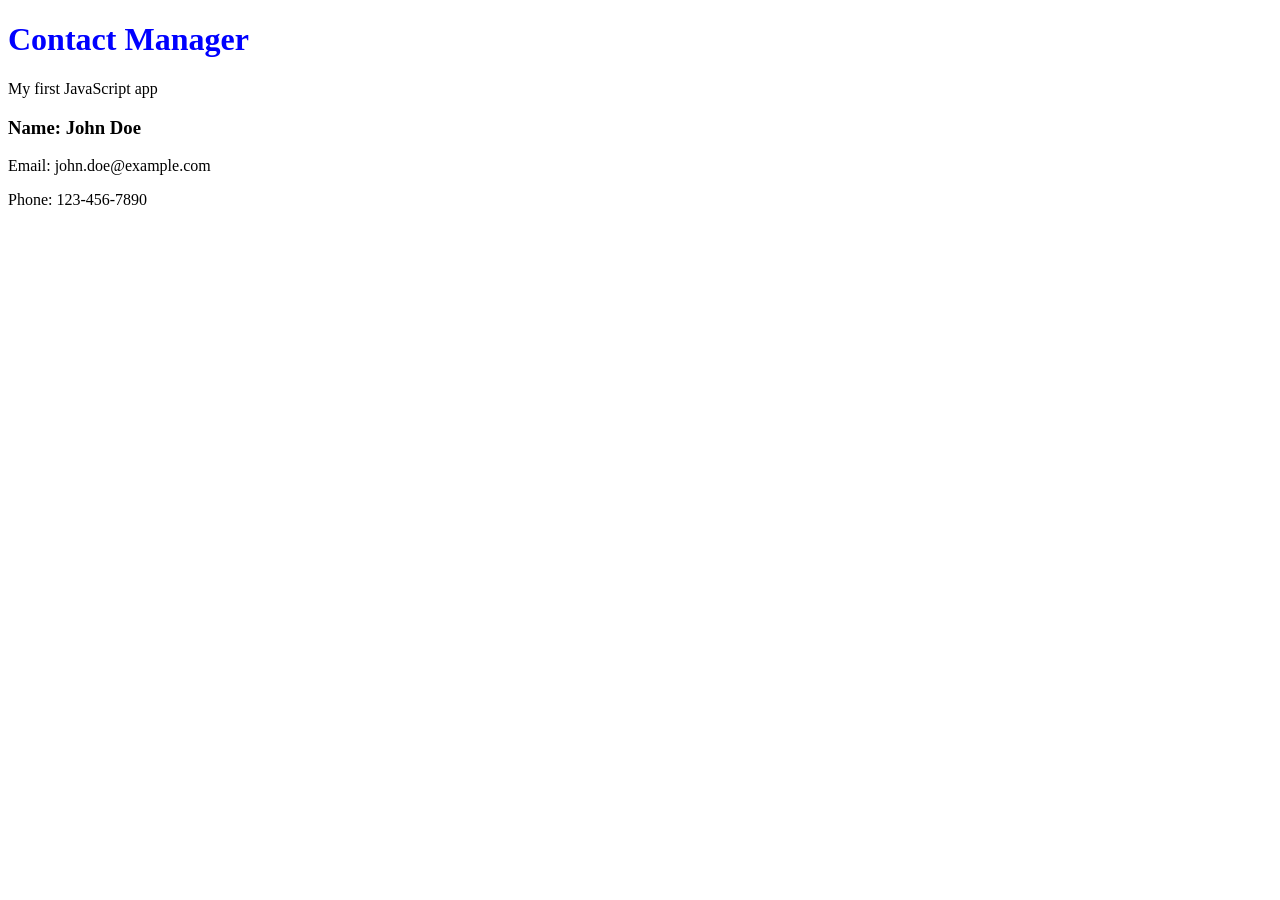
<file: DOM/index.html>
<!DOCTYPE html>
<html>
<head>
  <title>DOM Practice</title>
</head>
<body>
  <h1 id="pageTitle"></h1>
  <p id="description"></p>
  <div id="contactDisplay"></div>
  
  <script src="js/script.js"></script>
</body>
</html>
</file>
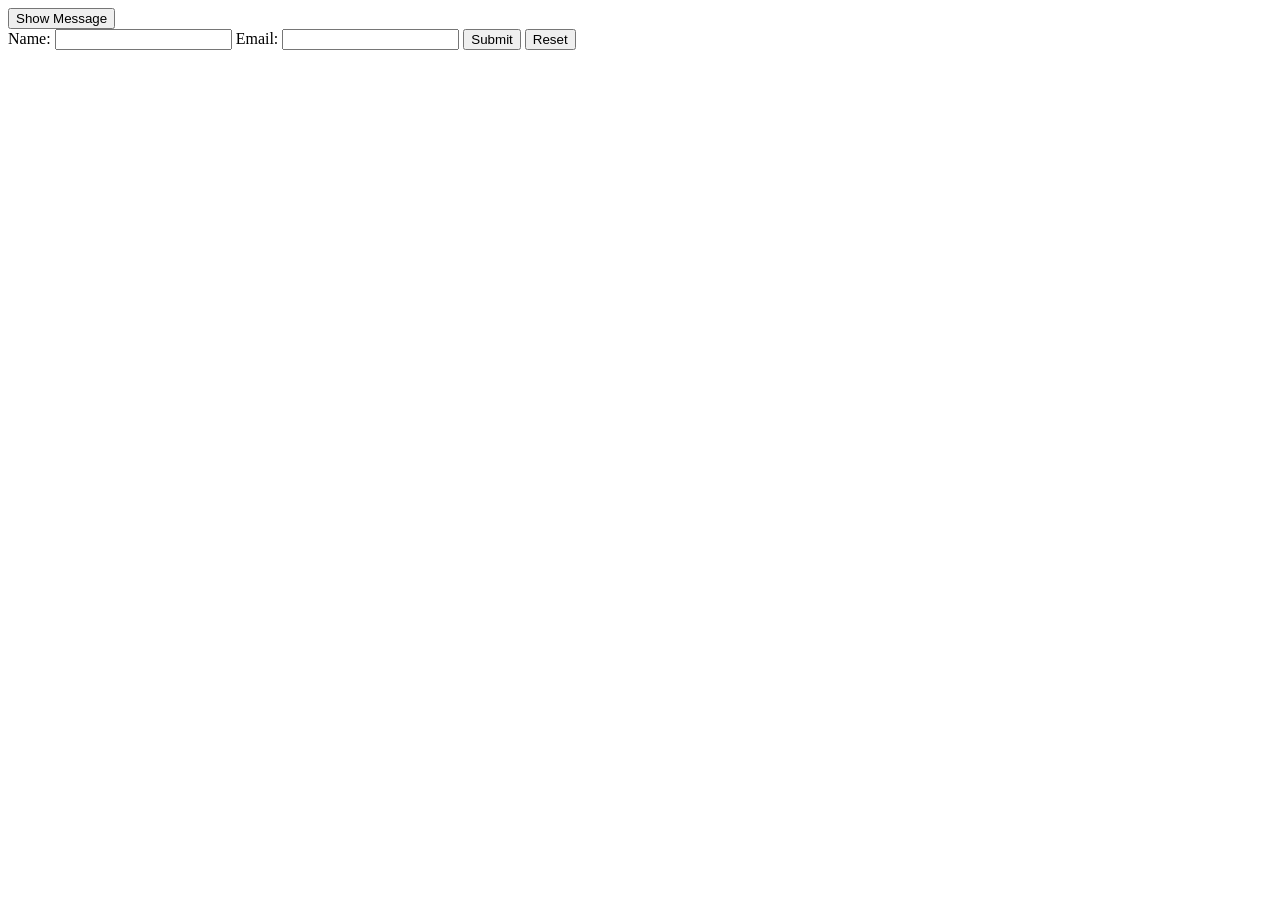
<file: Event Listeners/index.html>
<!doctype html>
<html lang="en">
  <head>
    <meta charset="UTF-8" />
    <meta name="viewport" content="width=device-width, initial-scale=1.0" />
    <title>Event Listeners Example</title>
    <script src="js/script.js" defer></script>
  </head>
  <body>
    <button id="myButton">Show Message</button>
    <div id="output"></div>
    <form id="myForm">
        <label for="name">Name:</label> 
        <input type="text" id="nameInput" name="name" />

        <label for="email">Email:</label>
        <input type="email" id="emailInput" name="email" />

        <button type="submit">Submit</button>
        <button type="reset" id="resetButton">Reset</button>
    </form>
  </body>
</html>
</file>
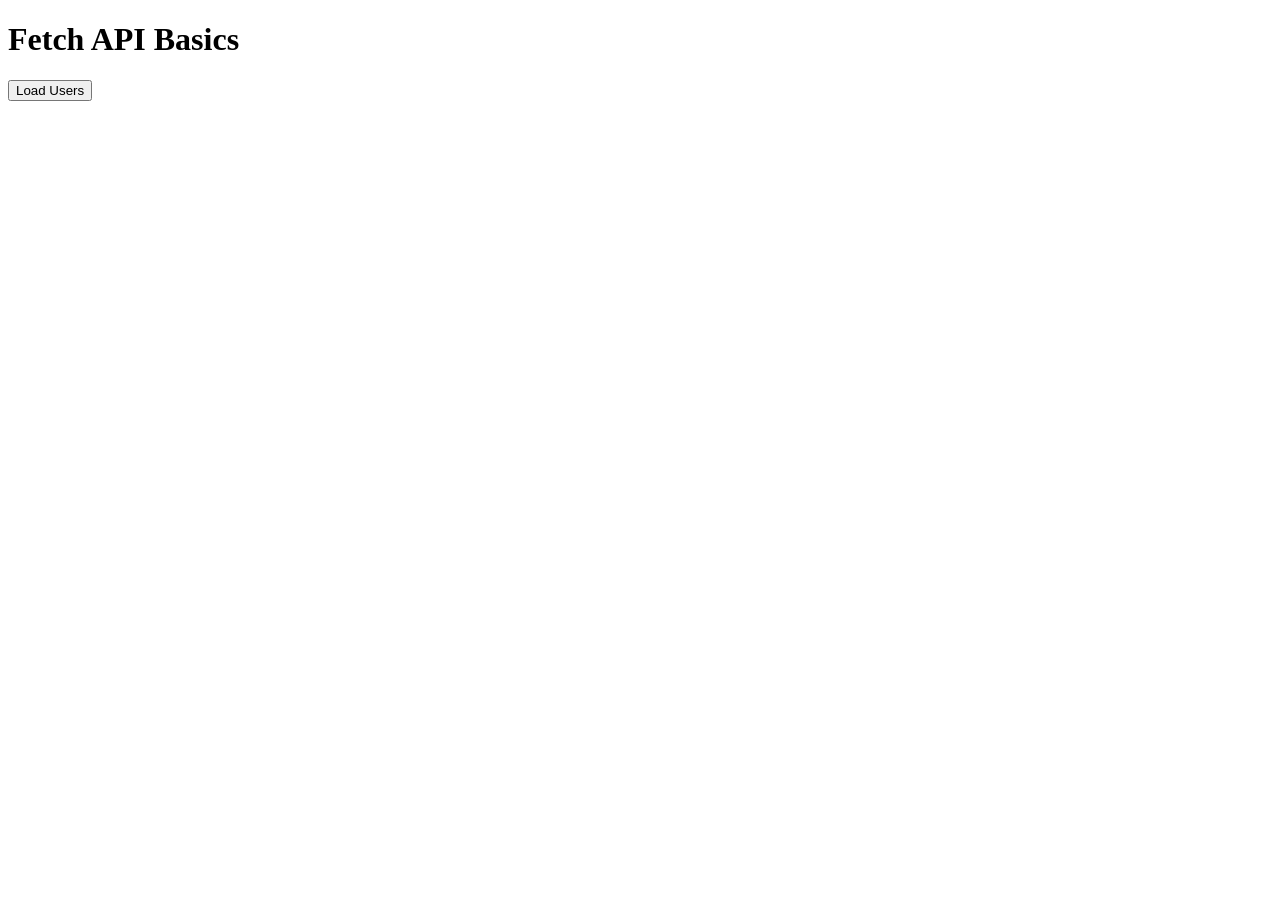
<file: Fetch basics/index.html>
<!doctype html>
<html lang="en">
  <head>
    <meta charset="UTF-8" />
    <meta name="viewport" content="width=device-width, initial-scale=1.0" />
    <title>Fetch Basics</title>
    <script src="js/script.js" defer></script>
  </head>
  <body>
    <h1>Fetch API Basics</h1>
    <button id="loadButton">Load Users</button>
    <div id="message"></div>
    <ul id="userList"></ul>
  </body>
</html>
</file>
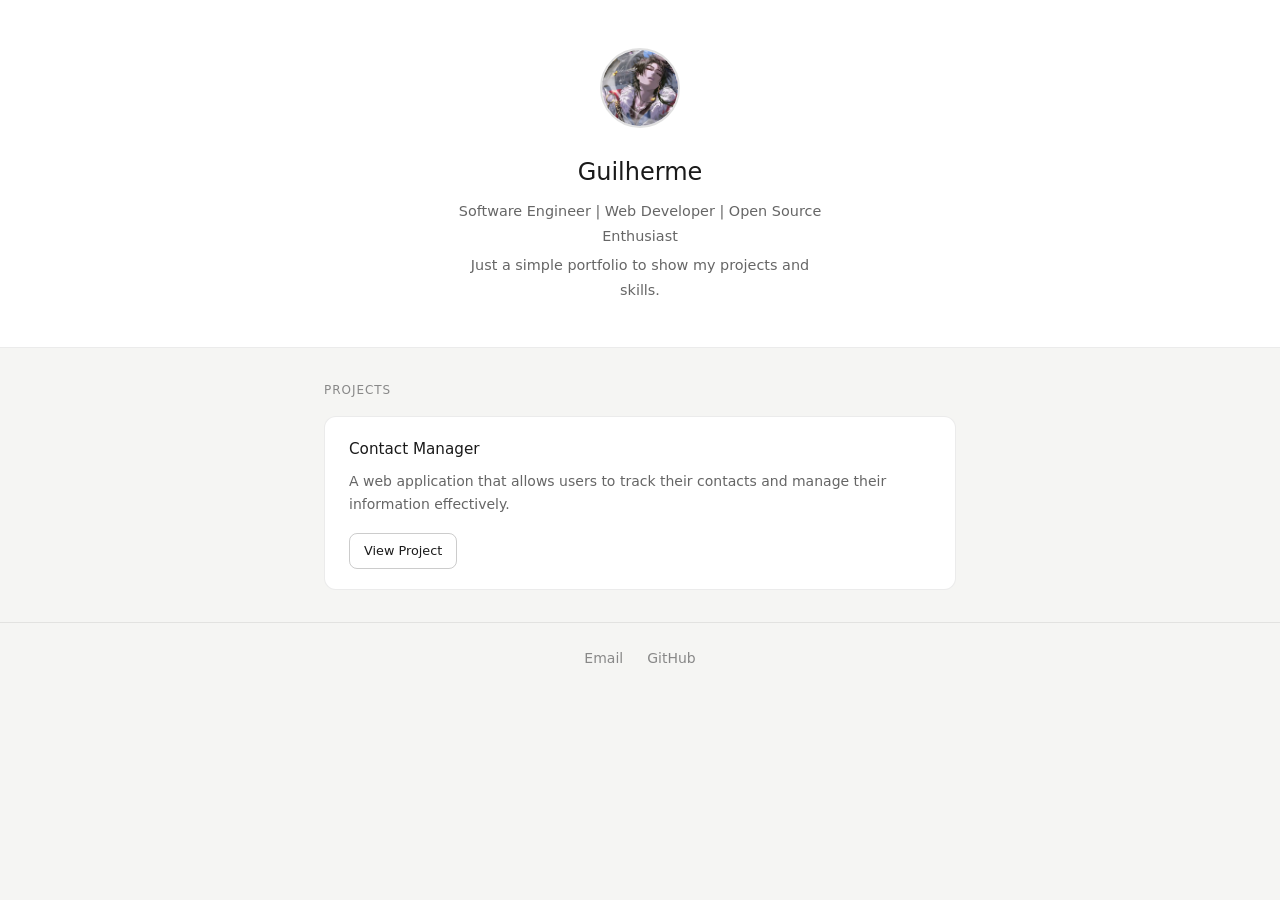
<file: Portfolio/index.html>
<!doctype html>
<html lang="en">
  <head>
    <meta charset="utf-8" />
    <title>Portfolio</title>
    <link rel="stylesheet" href="css/styles.css" />
  </head>
  <body>
    <header class="hero" id="top">
      <img src="assets/images/goat.png" alt="Profile Picture" class="profile-pic" />
      <h1>Guilherme</h1>
      <p>Software Engineer | Web Developer | Open Source Enthusiast</p>
      <p>Just a simple portfolio to show my projects and skills.</p>
    </header>

    <main>
      <section id="projects">
        <h2>Projects</h2>
        <div class="project">
          <h3>Contact Manager</h3>
          <p>
            A web application that allows users to track their contacts and
            manage their information effectively.
          </p>
          <a
            href="https://github.com/gui000-maker/contactmanager"
            target="_blank"
            rel="noopener noreferrer"
            >View Project</a
          >
        </div>
      </section>
    </main>

    <footer>
      <nav aria-label="Contact">
        <a href="mailto:gui151208@gmail.com">Email</a>
        <a
          href="https://github.com/gui000-maker"
          target="_blank"
          rel="noopener noreferrer"
          >GitHub</a
        >
      </nav>
    </footer>
  </body>
</html>
</file>
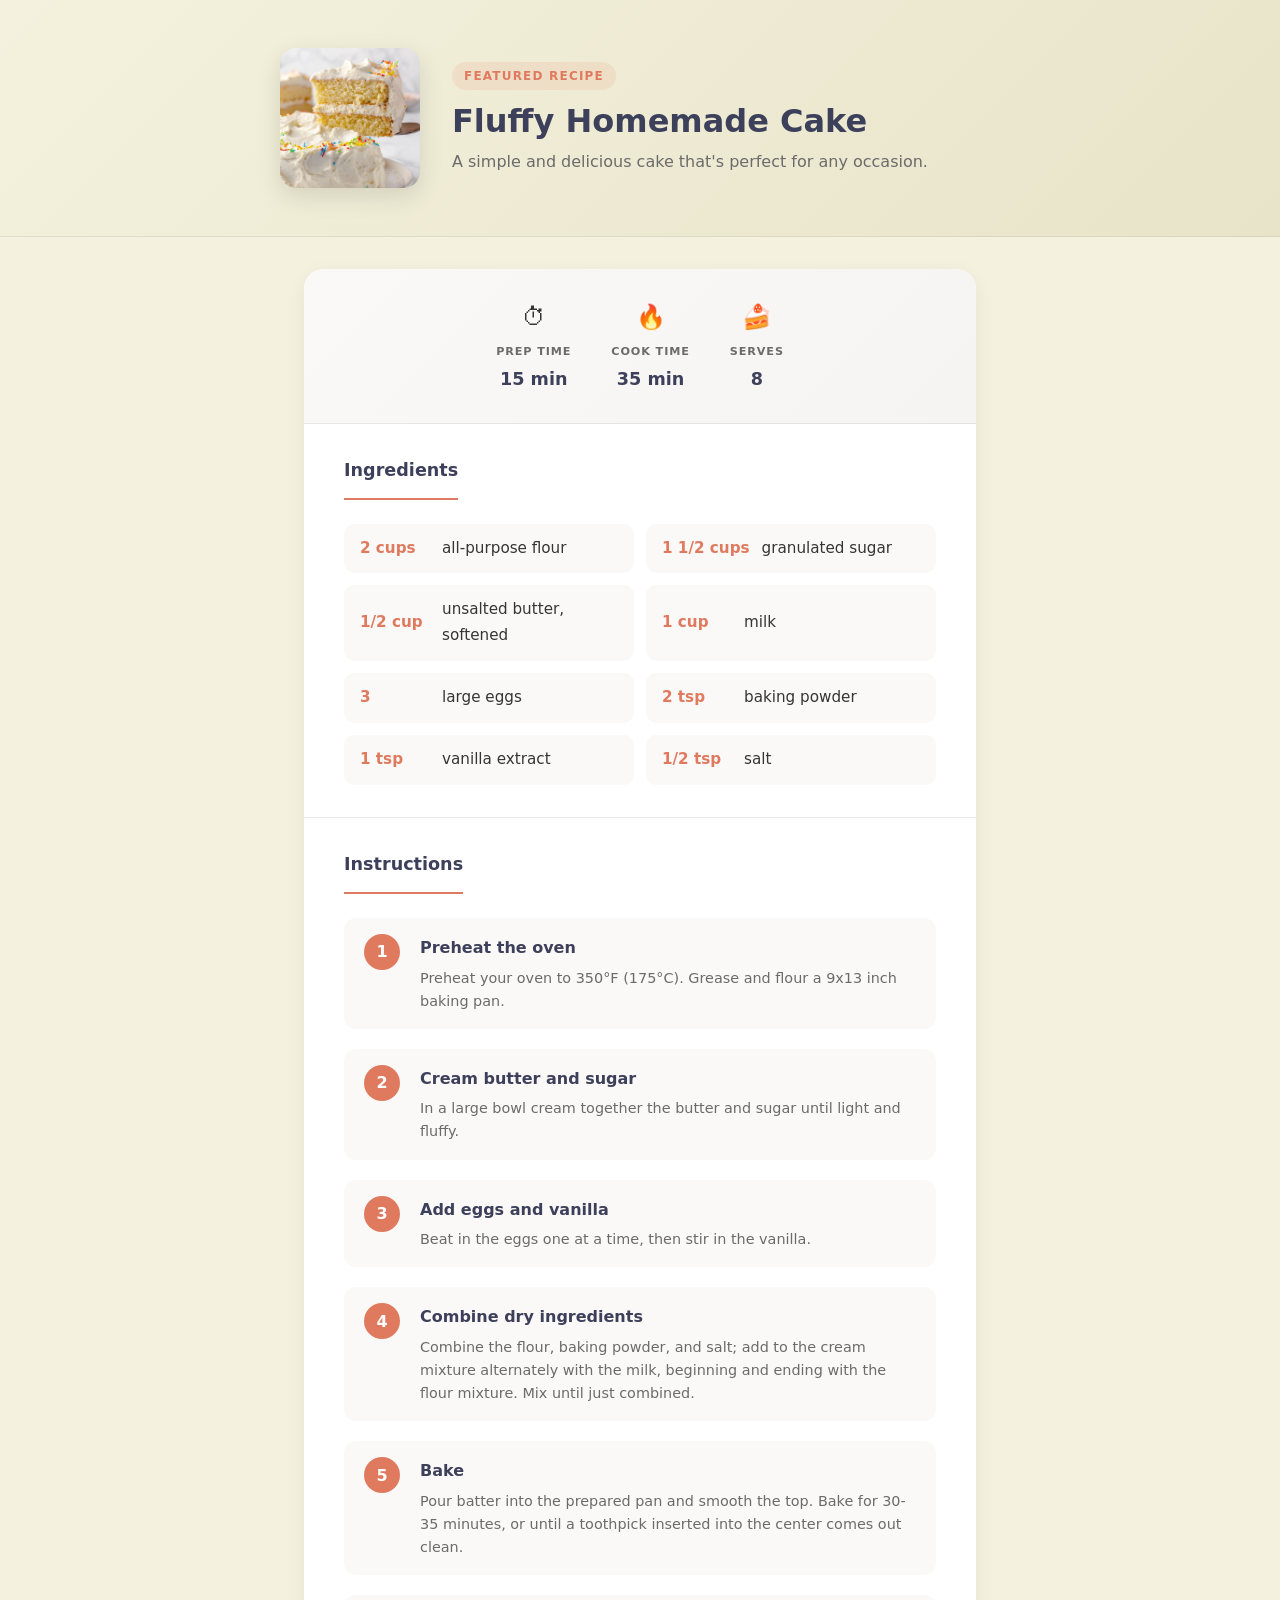
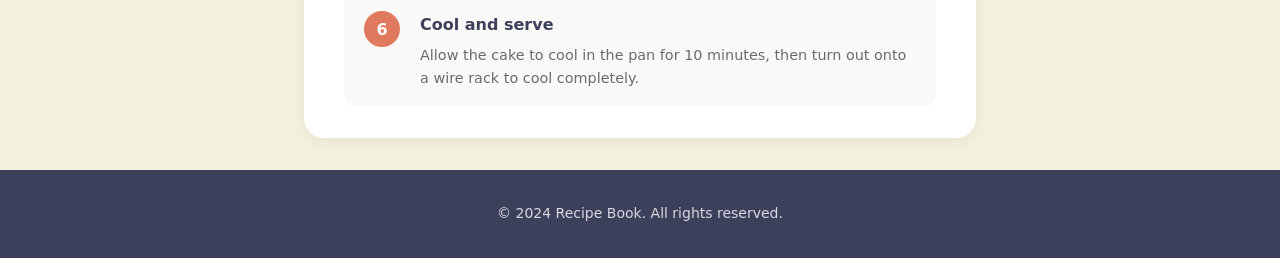
<file: Recipe Page/index.html>
<!doctype html>
<html lang="en">
  <head>
    <meta charset="utf-8" />
    <meta name="viewport" content="width=device-width, initial-scale=1.0" />
    <title>Fluffy Homemade Cake - Recipe Book</title>
    <link rel="stylesheet" href="css/recipe.css" />
  </head>
  <body>
    <header class="hero">
      <div class="hero-content">
        <img
          src="assets/images/cake.jpg"
          alt="Fluffy Homemade Cake"
          class="hero-image"
        />
        <div class="hero-text">
          <span class="hero-label">Featured Recipe</span>
          <h1>Fluffy Homemade Cake</h1>
          <p>A simple and delicious cake that's perfect for any occasion.</p>
        </div>
      </div>
    </header>

    <main>
      <article class="recipe-card">
        <section class="recipe-meta">
          <div class="meta-item">
            <span class="meta-icon">⏱</span>
            <span class="meta-label">Prep Time</span>
            <span class="meta-value">15 min</span>
          </div>
          <div class="meta-item">
            <span class="meta-icon">🔥</span>
            <span class="meta-label">Cook Time</span>
            <span class="meta-value">35 min</span>
          </div>
          <div class="meta-item">
            <span class="meta-icon">🍰</span>
            <span class="meta-label">Serves</span>
            <span class="meta-value">8</span>
          </div>
        </section>

        <section class="recipe-section">
          <h2>Ingredients</h2>
          <ul class="ingredients-list">
            <li>
              <span class="ingredient-amount">2 cups</span> all-purpose flour
            </li>
            <li>
              <span class="ingredient-amount">1 1/2 cups</span> granulated sugar
            </li>
            <li>
              <span class="ingredient-amount">1/2 cup</span> unsalted butter,
              softened
            </li>
            <li><span class="ingredient-amount">1 cup</span> milk</li>
            <li><span class="ingredient-amount">3</span> large eggs</li>
            <li><span class="ingredient-amount">2 tsp</span> baking powder</li>
            <li>
              <span class="ingredient-amount">1 tsp</span> vanilla extract
            </li>
            <li><span class="ingredient-amount">1/2 tsp</span> salt</li>
          </ul>
        </section>

        <section class="recipe-section">
          <h2>Instructions</h2>
          <ol class="instructions-list">
            <li>
              <span class="step-number">1</span>
              <div class="step-content">
                <strong>Preheat the oven</strong>
                <p>
                  Preheat your oven to 350°F (175°C). Grease and flour a 9x13
                  inch baking pan.
                </p>
              </div>
            </li>
            <li>
              <span class="step-number">2</span>
              <div class="step-content">
                <strong>Cream butter and sugar</strong>
                <p>
                  In a large bowl cream together the butter and sugar until
                  light and fluffy.
                </p>
              </div>
            </li>
            <li>
              <span class="step-number">3</span>
              <div class="step-content">
                <strong>Add eggs and vanilla</strong>
                <p>Beat in the eggs one at a time, then stir in the vanilla.</p>
              </div>
            </li>
            <li>
              <span class="step-number">4</span>
              <div class="step-content">
                <strong>Combine dry ingredients</strong>
                <p>
                  Combine the flour, baking powder, and salt; add to the cream
                  mixture alternately with the milk, beginning and ending with
                  the flour mixture. Mix until just combined.
                </p>
              </div>
            </li>
            <li>
              <span class="step-number">5</span>
              <div class="step-content">
                <strong>Bake</strong>
                <p>
                  Pour batter into the prepared pan and smooth the top. Bake for
                  30-35 minutes, or until a toothpick inserted into the center
                  comes out clean.
                </p>
              </div>
            </li>
            <li>
              <span class="step-number">6</span>
              <div class="step-content">
                <strong>Cool and serve</strong>
                <p>
                  Allow the cake to cool in the pan for 10 minutes, then turn
                  out onto a wire rack to cool completely.
                </p>
              </div>
            </li>
          </ol>
        </section>
      </article>
    </main>

    <footer class="site-footer">
      <p>&copy; 2024 Recipe Book. All rights reserved.</p>
    </footer>
  </body>
</html>
</file>
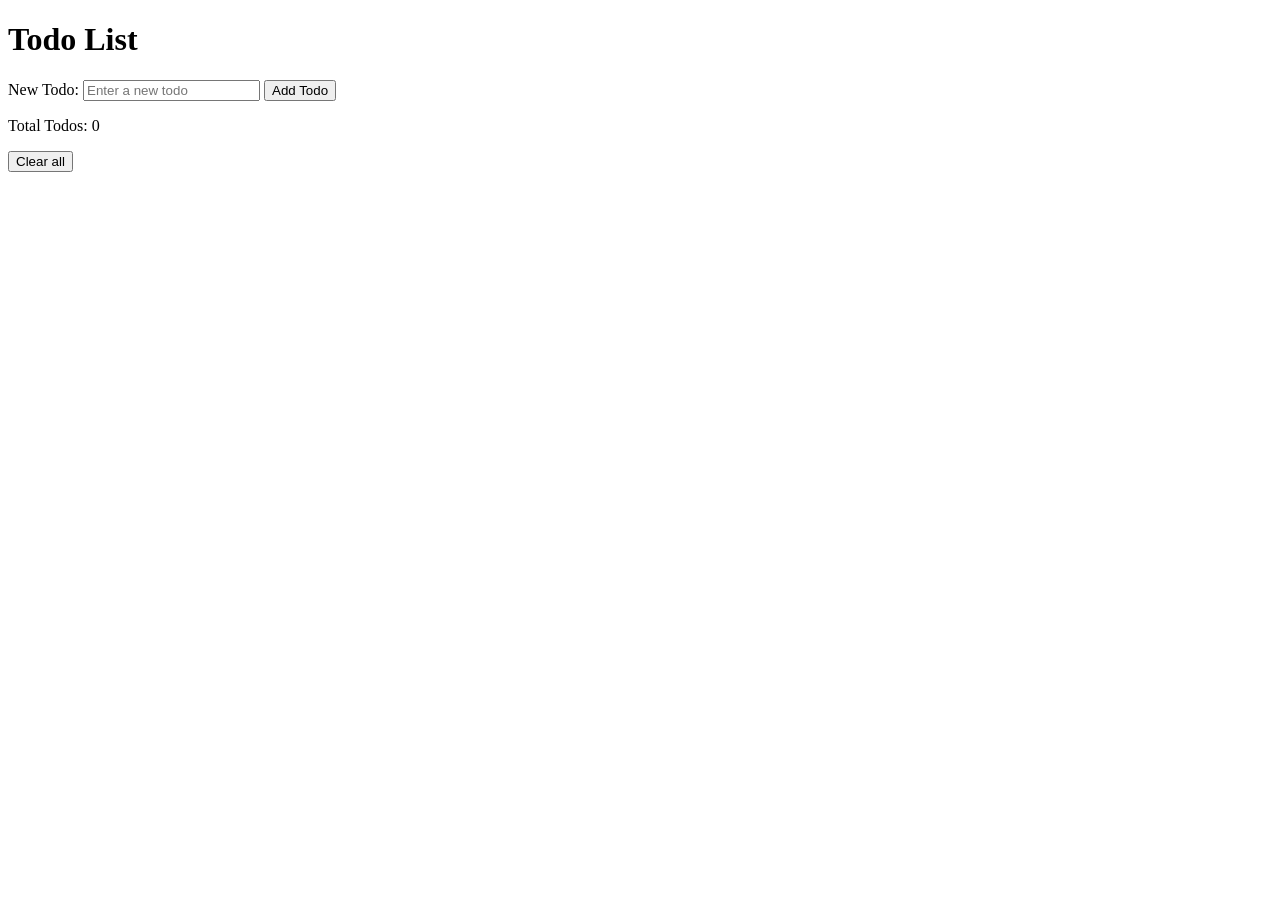
<file: Todo/index.html>
<!doctype html>
<html lang="en">
  <head>
    <meta charset="UTF-8" />
    <meta name="viewport" content="width=device-width, initial-scale=1.0" />
    <title>Document</title>
    <script src="js/script.js" defer></script>
  </head>
  <body>
    <h1>Todo List</h1>
    <form id="todoForm">
      <label for="todoInput">New Todo:</label>
      <input type="text" id="todoInput" placeholder="Enter a new todo" />
      <button id="addTodoButton">Add Todo</button>
      <p id="todoCount">Total Todos: 0</p>
      <ul id="todoList"></ul>
      <button id="clearButton">Clear all</button>
    </form>
  </body>
</html>
</file>
<file: Portfolio/css/styles.css>
*, *::before, *::after {
  box-sizing: border-box;
  margin: 0;
  padding: 0;
}

body {
  font-family: system-ui, -apple-system, sans-serif;
  background: #f5f5f3;
  color: #1a1a1a;
  font-size: 16px;
  line-height: 1.7;
}

/* ── Hero ── */
.hero {
  background: #ffffff;
  border-bottom: 1px solid rgba(0, 0, 0, 0.08);
  padding: 3rem 2rem 2.5rem;
  text-align: center;
}

.profile-pic {
  width: 80px;
  height: 80px;
  border-radius: 50%;
  border: 2px solid rgba(0, 0, 0, 0.12);
  object-fit: cover;
  margin-bottom: 1rem;
}

.hero h1 {
  font-size: 1.5rem;
  font-weight: 500;
  margin-bottom: 0.4rem;
}

.hero p {
  font-size: 0.9rem;
  color: #666;
  max-width: 380px;
  margin: 0 auto 0.3rem;
}

/* ── Main content ── */
main {
  max-width: 680px;
  margin: 2rem auto;
  padding: 0 1.5rem;
}

/* ── Section headings ── */
section h2 {
  font-size: 0.75rem;
  font-weight: 500;
  text-transform: uppercase;
  letter-spacing: 0.08em;
  color: #888;
  margin-bottom: 1rem;
}

/* ── Project card ── */
.project {
  background: #ffffff;
  border: 1px solid rgba(0, 0, 0, 0.08);
  border-radius: 12px;
  padding: 1.25rem 1.5rem;
  margin-bottom: 1rem;
}

.project h3 {
  font-size: 0.95rem;
  font-weight: 500;
  margin-bottom: 0.4rem;
}

.project p {
  font-size: 0.875rem;
  color: #666;
  margin-bottom: 1rem;
}

.project a {
  font-size: 0.8rem;
  font-weight: 500;
  color: #1a1a1a;
  text-decoration: none;
  border: 1px solid rgba(0, 0, 0, 0.2);
  border-radius: 8px;
  padding: 6px 14px;
  display: inline-block;
  transition: background 0.15s;
}

.project a:hover {
  background: #f0f0ee;
}

/* ── Footer ── */
footer {
  border-top: 1px solid rgba(0, 0, 0, 0.08);
  padding: 1.5rem;
  text-align: center;
  margin-top: 2rem;
}

footer nav {
  display: flex;
  justify-content: center;
  gap: 1.5rem;
}

footer nav a {
  font-size: 0.875rem;
  color: #888;
  text-decoration: none;
  transition: color 0.15s;
}

footer nav a:hover {
  color: #1a1a1a;
}
</file>
<file: Recipe Page/css/recipe.css>
*, *::before, *::after {
  box-sizing: border-box;
  margin: 0;
  padding: 0;
}

:root {
  --primary: #e07a5f;
  --primary-dark: #c4624a;
  --secondary: #3d405b;
  --bg: #f4f1de;
  --card-bg: #ffffff;
  --text: #353535;
  --text-light: #6b6b6b;
  --border: rgba(0, 0, 0, 0.08);
}

body {
  font-family: 'Segoe UI', system-ui, -apple-system, sans-serif;
  background: var(--bg);
  color: var(--text);
  font-size: 16px;
  line-height: 1.7;
  min-height: 100vh;
}

/* ── Hero Section ── */
.hero {
  background: linear-gradient(135deg, #f4f1de 0%, #e8e4c9 100%);
  padding: 3rem 1.5rem;
  border-bottom: 1px solid var(--border);
}

.hero-content {
  max-width: 720px;
  margin: 0 auto;
  display: flex;
  align-items: center;
  gap: 2rem;
}

.hero-image {
  width: 140px;
  height: 140px;
  border-radius: 16px;
  object-fit: cover;
  box-shadow: 0 8px 24px rgba(0, 0, 0, 0.12);
}

.hero-text {
  flex: 1;
}

.hero-label {
  display: inline-block;
  font-size: 0.75rem;
  font-weight: 600;
  text-transform: uppercase;
  letter-spacing: 0.1em;
  color: var(--primary);
  background: rgba(224, 122, 95, 0.12);
  padding: 4px 12px;
  border-radius: 20px;
  margin-bottom: 0.75rem;
}

.hero h1 {
  font-size: 2rem;
  font-weight: 700;
  color: var(--secondary);
  margin-bottom: 0.5rem;
  line-height: 1.2;
}

.hero p {
  font-size: 1rem;
  color: var(--text-light);
}

/* ── Main Content ── */
main {
  max-width: 720px;
  margin: 2rem auto;
  padding: 0 1.5rem;
}

/* ── Recipe Card ── */
.recipe-card {
  background: var(--card-bg);
  border-radius: 20px;
  box-shadow: 0 4px 20px rgba(0, 0, 0, 0.06);
  overflow: hidden;
}

/* ── Recipe Meta ── */
.recipe-meta {
  display: flex;
  justify-content: center;
  gap: 2.5rem;
  padding: 1.75rem 2rem;
  background: linear-gradient(135deg, #faf9f7 0%, #f5f4f2 100%);
  border-bottom: 1px solid var(--border);
}

.meta-item {
  display: flex;
  flex-direction: column;
  align-items: center;
  gap: 0.25rem;
}

.meta-icon {
  font-size: 1.5rem;
}

.meta-label {
  font-size: 0.7rem;
  font-weight: 600;
  text-transform: uppercase;
  letter-spacing: 0.08em;
  color: var(--text-light);
}

.meta-value {
  font-size: 1.1rem;
  font-weight: 700;
  color: var(--secondary);
}

/* ── Recipe Sections ── */
.recipe-section {
  padding: 2rem 2.5rem;
  border-bottom: 1px solid var(--border);
}

.recipe-section:last-child {
  border-bottom: none;
}

.recipe-section h2 {
  font-size: 1.1rem;
  font-weight: 700;
  color: var(--secondary);
  margin-bottom: 1.5rem;
  padding-bottom: 0.75rem;
  border-bottom: 2px solid var(--primary);
  display: inline-block;
}

/* ── Ingredients List ── */
.ingredients-list {
  list-style: none;
  display: grid;
  grid-template-columns: repeat(auto-fill, minmax(280px, 1fr));
  gap: 0.75rem;
}

.ingredients-list li {
  display: flex;
  align-items: center;
  gap: 0.75rem;
  padding: 0.75rem 1rem;
  background: #faf9f7;
  border-radius: 10px;
  font-size: 0.95rem;
  transition: transform 0.2s, box-shadow 0.2s;
}

.ingredients-list li:hover {
  transform: translateY(-2px);
  box-shadow: 0 4px 12px rgba(0, 0, 0, 0.06);
}

.ingredient-amount {
  font-weight: 700;
  color: var(--primary);
  min-width: 70px;
}

/* ── Instructions List ── */
.instructions-list {
  list-style: none;
  display: flex;
  flex-direction: column;
  gap: 1.25rem;
}

.instructions-list li {
  display: flex;
  gap: 1.25rem;
  padding: 1rem 1.25rem;
  background: #faf9f7;
  border-radius: 12px;
  transition: transform 0.2s, box-shadow 0.2s;
}

.instructions-list li:hover {
  transform: translateX(4px);
  box-shadow: 0 4px 16px rgba(0, 0, 0, 0.06);
}

.step-number {
  display: flex;
  align-items: center;
  justify-content: center;
  width: 36px;
  height: 36px;
  background: var(--primary);
  color: white;
  font-weight: 700;
  font-size: 1rem;
  border-radius: 50%;
  flex-shrink: 0;
}

.step-content {
  flex: 1;
}

.step-content strong {
  display: block;
  color: var(--secondary);
  margin-bottom: 0.35rem;
}

.step-content p {
  font-size: 0.9rem;
  color: var(--text-light);
  line-height: 1.6;
}

/* ── Footer ── */
.site-footer {
  background: var(--secondary);
  color: rgba(255, 255, 255, 0.8);
  text-align: center;
  padding: 2rem;
  margin-top: 2rem;
}

.site-footer p {
  font-size: 0.875rem;
}

/* ── Responsive ── */
@media (max-width: 600px) {
  .hero-content {
    flex-direction: column;
    text-align: center;
  }

  .hero-image {
    width: 120px;
    height: 120px;
  }

  .hero h1 {
    font-size: 1.5rem;
  }

  .recipe-meta {
    gap: 1.5rem;
    padding: 1.25rem 1rem;
  }

  .recipe-section {
    padding: 1.5rem;
  }

  .ingredients-list {
    grid-template-columns: 1fr;
  }

  .instructions-list li {
    flex-direction: column;
    gap: 0.75rem;
  }

  .step-number {
    width: 28px;
    height: 28px;
    font-size: 0.875rem;
  }
}
</file>
